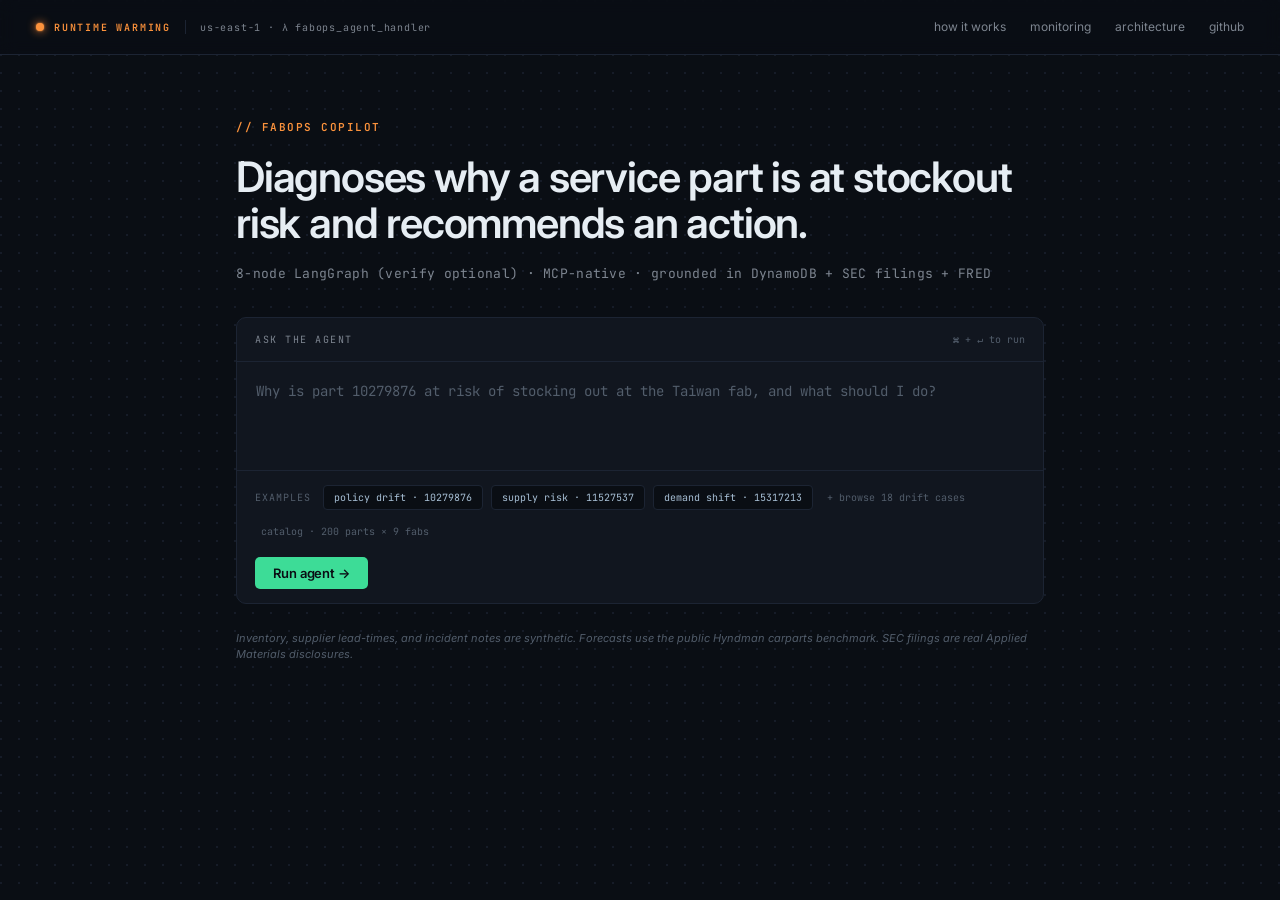
<file: frontend/index.html>
<!DOCTYPE html>
<html lang="en">
<head>
  <meta charset="UTF-8">
  <meta name="viewport" content="width=device-width, initial-scale=1">
  <title>FabOps Copilot, service-parts stockout reasoning agent</title>
  <meta name="description" content="LangGraph agent that diagnoses why a service part is at stockout risk and recommends an action. 8-node production fast path with optional verify retry. Grounded in DynamoDB, SEC filings, and FRED.">
  <link rel="preconnect" href="https://fonts.googleapis.com">
  <link rel="preconnect" href="https://fonts.gstatic.com" crossorigin>
  <link href="https://fonts.googleapis.com/css2?family=Inter:wght@400;500;600&family=JetBrains+Mono:wght@400;600&display=swap" rel="stylesheet">
  <link rel="stylesheet" href="styles.css">
  <script src="config.js"></script>
</head>
<body>

  <!-- ============ NAV ============ -->
  <nav class="nav">
    <div class="nav-left">
      <div class="nav-status">
        <div class="led pulse"></div>
        <div class="nav-status-label">RUNTIME ONLINE</div>
      </div>
      <div class="nav-divider"></div>
      <div class="nav-meta">us-east-1 · &lambda; fabops_agent_handler</div>
    </div>
    <div class="nav-links">
      <a id="link-howitworks" href="#">how it works</a>
      <a href="monitor.html">monitoring</a>
      <a href="https://github.com/rroshann/fabops-copilot/blob/main/REPORT.md" target="_blank" rel="noopener">architecture</a>
      <a href="https://github.com/rroshann/fabops-copilot" target="_blank" rel="noopener">github</a>
    </div>
  </nav>

  <!-- ============ HERO ============ -->
  <header class="hero" id="hero">
    <div class="hero-eyebrow">// FABOPS COPILOT</div>
    <h1 class="hero-headline">Diagnoses why a service part is at stockout risk and recommends an action.</h1>
    <div class="hero-subline">8-node LangGraph (verify optional) &middot; MCP-native &middot; grounded in DynamoDB + SEC filings + FRED</div>
  </header>

  <main>

    <!-- ============ QUERY PANEL ============ -->
    <div class="card-stack" id="query-stack">
      <section class="query-panel">
        <div class="query-panel-head">
          <div class="card-label">ASK THE AGENT</div>
          <div class="query-hint">&#8984; + &#8629; to run</div>
        </div>
        <textarea id="query-input" rows="3" placeholder="Why is part 10279876 at risk of stocking out at the Taiwan fab, and what should I do?"></textarea>
        <div class="query-panel-foot">
          <div class="chips">
            <span class="chips-label">EXAMPLES</span>
            <button class="chip" data-driver="policy" data-query="Why is part 10279876 at risk of stocking out at the Taiwan fab, and what should I do?">policy drift &middot; 10279876</button>
            <button class="chip" data-driver="supply" data-query="Forecast the stockout risk for part 11527537 at the Santa Clara fab. Is the supplier the issue?">supply risk &middot; 11527537</button>
            <button class="chip" data-driver="demand" data-query="Diagnose the stockout risk for part 15317213 at the Dresden fab. What's driving demand?">demand shift &middot; 15317213</button>
            <a class="browse-link" id="link-browse">+ browse 18 drift cases</a>
            <a class="browse-link" id="link-catalog">catalog &middot; 200 parts &times; 9 fabs</a>
          </div>
          <button class="run-btn" id="ask-btn">Run agent &rarr;</button>
        </div>
      </section>
      <div class="synthetic-label">
        Inventory, supplier lead-times, and incident notes are synthetic.
        Forecasts use the public Hyndman carparts benchmark. SEC filings are real Applied Materials disclosures.
      </div>
    </div>

    <!-- ============ LOADING / EXECUTION PANEL ============ -->
    <div class="card-stack" id="loading-stack" hidden>
      <section class="card exec-panel" id="exec-panel">
        <div class="exec-head">
          <div class="card-label">AGENT EXECUTION</div>
          <div class="exec-status">
            <div class="led pulse"></div>
            <div class="exec-status-text">RUNNING</div>
          </div>
        </div>
        <div class="progress" id="progress-bar"></div>
        <div class="node-log" id="node-log"></div>
      </section>
    </div>

    <!-- ============ RESULTS ============ -->
    <div id="results-wrapper" hidden>
      <div class="query-echo">
        <div class="query-echo-label">QUERY</div>
        <div class="query-echo-body" id="query-echo-body"></div>
      </div>
      <div class="card-stack">

        <section class="card diagnosis" id="diagnosis-card">
          <div class="diagnosis-head">
            <div class="card-label">DIAGNOSIS</div>
            <div class="exec-status">
              <div class="led"></div>
              <div class="exec-status-text" id="diagnosis-meta">TRACED</div>
            </div>
          </div>
          <div class="diagnosis-paragraph" id="diagnosis-paragraph"></div>
          <div class="stat-row" id="stat-row"></div>
        </section>

        <section class="card action" id="action-card">
          <div class="action-head">RECOMMENDED ACTION</div>
          <div class="action-headline" id="action-headline"></div>
          <div class="action-rationale" id="action-rationale"></div>
        </section>

        <section class="card citations" id="citations-card">
          <div class="citations-head" id="citations-head">CITATIONS</div>
          <div id="citations-body"></div>
        </section>

        <section class="card exec-panel" id="audit-card">
          <div class="audit-collapsed" id="audit-toggle">
            <div class="audit-collapsed-meta" id="audit-summary">AUDIT TRAIL</div>
            <div class="audit-collapsed-meta" id="audit-toggle-icon">&#9660; expand</div>
          </div>
          <div class="audit-body" id="audit-body" hidden>
            <div class="progress" id="audit-progress"></div>
            <div class="node-log" id="audit-log"></div>
          </div>
        </section>

        <div style="display:flex;justify-content:center;padding:8px 0 32px">
          <button class="chip" id="new-query-btn" style="font-size:11px;padding:8px 14px">&larr; new query</button>
        </div>

      </div>
    </div>

    <!-- ============ ERROR ============ -->
    <div class="card-stack" id="error-stack" hidden>
      <section class="card error-card">
        <div class="label">RUNTIME ERROR</div>
        <div class="body" id="error-body"></div>
      </section>
    </div>

  </main>

  <!-- ============ FULL CATALOG MODAL ============ -->
  <div class="modal-backdrop" id="catalog-backdrop">
    <div class="modal modal-wide" role="dialog" aria-modal="true" aria-labelledby="catalog-title">
      <div class="modal-head">
        <div>
          <div class="modal-head-eyebrow">// FABOPS COPILOT</div>
          <div class="modal-head-title" id="catalog-title">Parts catalog</div>
        </div>
        <button class="modal-close" id="catalog-close" aria-label="Close">&times;</button>
      </div>

      <div class="catalog-toolbar">
        <div class="catalog-search">
          <input
            type="text"
            id="catalog-search-input"
            class="catalog-search-input"
            placeholder="Search by part ID (e.g. 102 or 115)..."
            autocomplete="off"
            spellcheck="false">
        </div>
        <label class="catalog-toggle">
          <input type="checkbox" id="catalog-drift-only">
          <span>drift only</span>
        </label>
        <div class="catalog-count" id="catalog-count">&ndash;</div>
      </div>

      <div class="catalog-body" id="catalog-body">
        <!-- Rows rendered by JS from frontend/inventory.json -->
      </div>

      <div class="catalog-footer">
        <span>click a <strong>part ID</strong> to insert it into your query</span>
        <span>&middot;</span>
        <span>click a <strong>fab</strong> to insert both</span>
      </div>
    </div>
  </div>

  <!-- ============ BROWSE PARTS MODAL ============ -->
  <div class="modal-backdrop" id="browse-backdrop">
    <div class="modal" role="dialog" aria-modal="true" aria-labelledby="browse-title">
      <div class="modal-head">
        <div>
          <div class="modal-head-eyebrow">// FABOPS COPILOT</div>
          <div class="modal-head-title" id="browse-title">Browse parts</div>
        </div>
        <button class="modal-close" id="browse-close" aria-label="Close">&times;</button>
      </div>
      <div class="modal-section" style="padding-top:20px;padding-bottom:12px">
        <p class="modal-paragraph" style="font-size:13px;color:var(--fg-muted);line-height:1.6">
          18 real parts from the seeded DynamoDB corpus, grouped by the driver the agent should identify. Click any row to run the agent against that part.
        </p>
      </div>
      <div id="browse-body">
        <!-- Groups rendered by JS from frontend/catalog.json -->
      </div>
    </div>
  </div>

  <!-- ============ HOW IT WORKS MODAL ============ -->
  <div class="modal-backdrop" id="modal-backdrop">
    <div class="modal" role="dialog" aria-modal="true" aria-labelledby="modal-title">
      <div class="modal-head">
        <div>
          <div class="modal-head-eyebrow">// FABOPS COPILOT</div>
          <div class="modal-head-title" id="modal-title">How it works</div>
        </div>
        <button class="modal-close" id="modal-close" aria-label="Close">&times;</button>
      </div>

      <div class="modal-section">
        <div class="modal-section-label">&sect;1 &middot; WHAT IT IS</div>
        <p class="modal-paragraph">FabOps Copilot diagnoses why a fab service part is at risk of stockout and recommends one of four actions. It's a LangGraph agent with seven tool functions, running an 8-node fast path in production (with an optional 9th verify-retry node behind an env flag). It doesn't just call an LLM, it pulls real numbers from DynamoDB, grounds its reasoning in SEC EDGAR filings and FRED macro signals, and produces an audit trail every step.</p>
      </div>

      <div class="modal-section">
        <div class="modal-section-label">&sect;2 &middot; THE FOUR DRIVERS</div>
        <div class="driver-list">
          <div class="driver-row">
            <div class="driver-chip policy">POLICY DRIFT</div>
            <div class="desc">Reorder point was computed against old demand. The number is stale, not wrong. Action: <strong>refresh the policy</strong>.</div>
          </div>
          <div class="driver-row">
            <div class="driver-chip supply">SUPPLY RISK</div>
            <div class="desc">A supplier is degrading: lead-time slipping, on-time delivery dropping. Action: <strong>expedite or qualify a backup</strong>.</div>
          </div>
          <div class="driver-row">
            <div class="driver-chip demand">DEMAND SHIFT</div>
            <div class="desc">Real demand has stepped up, visible in the forecast and corroborated by macro signals or filings. Action: <strong>place a reorder at the new run-rate</strong>.</div>
          </div>
          <div class="driver-row">
            <div class="driver-chip none">NONE</div>
            <div class="desc">Numbers are noisy but no real driver. Action: <strong>monitor</strong>. Critical: agents that always find a problem are useless.</div>
          </div>
        </div>
      </div>

      <div class="modal-section">
        <div class="modal-section-label">&sect;3 &middot; THE 9-NODE GRAPH</div>
<pre class="graph-block"><span class="num">1.</span> entry                    <span class="comment">// parse query, identify part + site</span>
<span class="num">2.</span> check_policy_staleness   <span class="comment">// fabops_policies → staleness_days</span>
<span class="num">3.</span> check_demand_drift       <span class="comment">// croston forecast vs actuals</span>
<span class="num">4.</span> check_supply_drift       <span class="comment">// supplier history → degrading?</span>
<span class="num">5.</span> ground_in_disclosures    <span class="comment">// SEC EDGAR + FRED retrieval</span>
<span class="num">6.</span> diagnose                 <span class="comment">// gemini-flash, pick the driver</span>
<span class="num">7.</span> prescribe_action         <span class="comment">// driver → one of 4 actions</span>
<span class="num">8.</span> verify                   <span class="comment">// optional cross-check (gated)</span>
<span class="num">9.</span> finalize                 <span class="comment">// emit answer + citations + audit</span></pre>
        <div class="graph-caption">Every node writes to a DynamoDB audit spine, so every claim the agent makes is traceable to the tool call that produced it.</div>
      </div>

      <div class="modal-section">
        <div class="modal-section-label">&sect;4 &middot; WHAT'S REAL, WHAT'S NOT</div>
        <div class="provenance-grid">
          <div class="provenance-card real">
            <div class="label">REAL</div>
            <div class="desc">SEC EDGAR filings (Applied Materials 10-K and 10-Q) &middot; FRED macro indices &middot; Hyndman carparts demand benchmark &middot; Gemini embeddings &middot; the agent itself</div>
          </div>
          <div class="provenance-card synthetic">
            <div class="label">SYNTHETIC</div>
            <div class="desc">Inventory levels &middot; supplier lead-times &middot; incident notes &middot; the part catalog. Generated to exercise all four driver paths cleanly.</div>
          </div>
        </div>
      </div>
    </div>
  </div>

  <script src="app.js"></script>
</body>
</html>
</file>
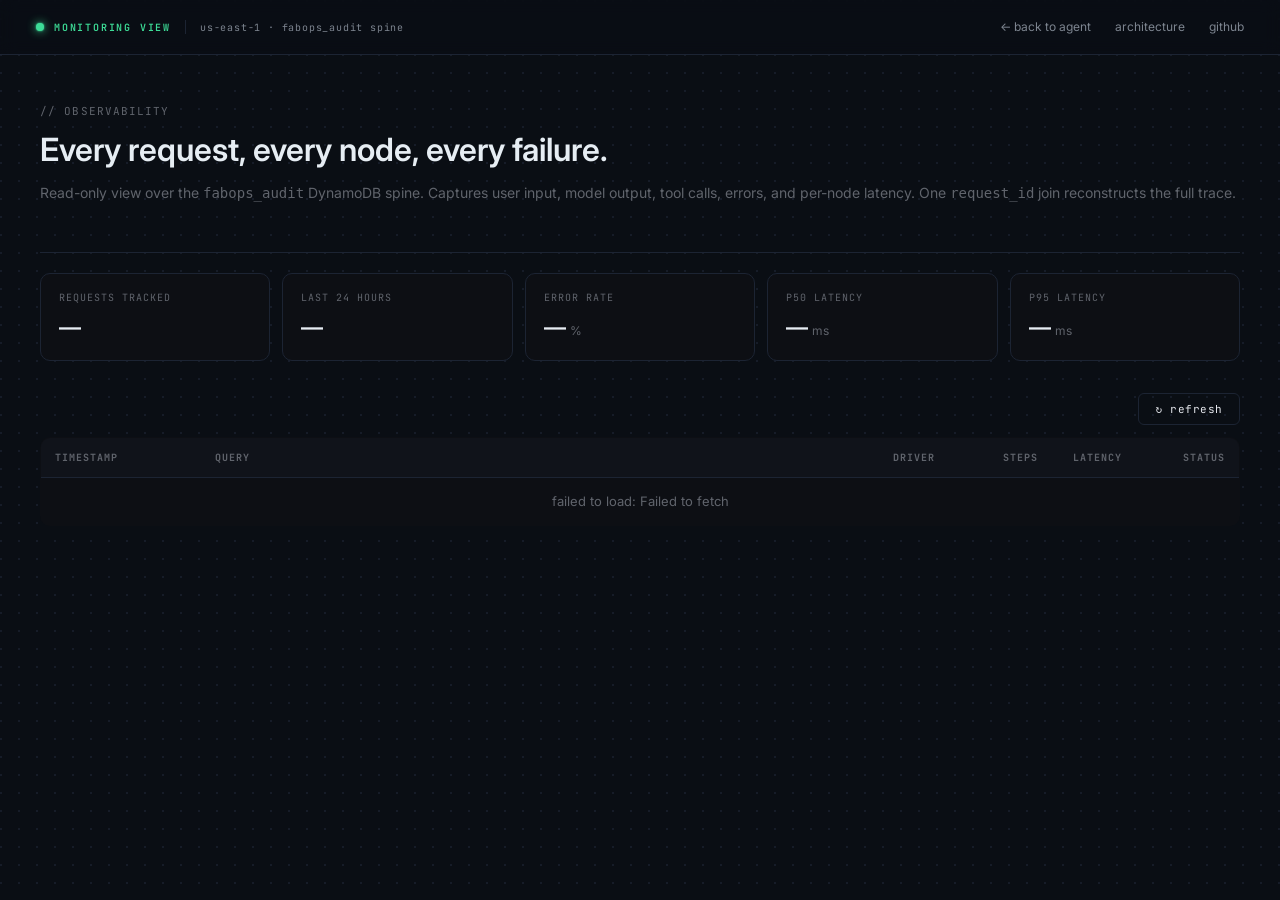
<file: frontend/monitor.html>
<!DOCTYPE html>
<html lang="en">
<head>
  <meta charset="UTF-8">
  <meta name="viewport" content="width=device-width, initial-scale=1">
  <title>FabOps Copilot, monitoring</title>
  <meta name="description" content="Read-only observability view over the FabOps Copilot audit spine. Every request, every node, every failure, one place.">
  <link rel="preconnect" href="https://fonts.googleapis.com">
  <link rel="preconnect" href="https://fonts.gstatic.com" crossorigin>
  <link href="https://fonts.googleapis.com/css2?family=Inter:wght@400;500;600&family=JetBrains+Mono:wght@400;600&display=swap" rel="stylesheet">
  <link rel="stylesheet" href="styles.css">
  <script src="config.js"></script>
  <style>
    /* Monitor-specific styling. Kept local so the main dashboard styles.css stays untouched. */
    .monitor-main { max-width: 1280px; margin: 0 auto; padding: 0 40px 80px; }
    .mon-hero { padding: 48px 0 24px; }
    .mon-eyebrow { font-family: 'JetBrains Mono', monospace; font-size: 11px; color: var(--muted, #60646c); letter-spacing: 0.1em; }
    .mon-title { font-size: 32px; font-weight: 600; margin: 6px 0 8px; }
    .mon-sub { color: var(--muted, #60646c); font-size: 14px; }
    .stat-row { display: grid; grid-template-columns: repeat(5, 1fr); gap: 12px; margin: 24px 0 32px; }
    .stat-card { background: var(--panel, #0d0f14); border: 1px solid var(--border, #1d2230); border-radius: 10px; padding: 16px 18px; }
    .stat-label { font-family: 'JetBrains Mono', monospace; font-size: 10px; color: var(--muted, #60646c); letter-spacing: 0.1em; }
    .stat-value { font-size: 22px; font-weight: 600; margin-top: 6px; font-variant-numeric: tabular-nums; }
    .stat-unit { font-size: 12px; color: var(--muted, #60646c); margin-left: 4px; font-weight: 400; }

    .req-table { width: 100%; border-collapse: collapse; background: var(--panel, #0d0f14); border: 1px solid var(--border, #1d2230); border-radius: 10px; overflow: hidden; }
    .req-table thead th { text-align: left; padding: 12px 14px; font-family: 'JetBrains Mono', monospace; font-size: 10px; letter-spacing: 0.1em; color: var(--muted, #60646c); background: var(--panel-alt, #10131a); border-bottom: 1px solid var(--border, #1d2230); }
    .req-table tbody tr { border-bottom: 1px solid var(--border, #1d2230); cursor: pointer; transition: background 120ms; }
    .req-table tbody tr:hover { background: var(--panel-alt, #10131a); }
    .req-table tbody tr.expanded { background: var(--panel-alt, #10131a); }
    .req-table td { padding: 14px; font-size: 13px; vertical-align: top; }
    .req-table td.mono { font-family: 'JetBrains Mono', monospace; font-size: 12px; }
    .req-ok { color: #3ddc97; font-family: 'JetBrains Mono', monospace; font-size: 11px; }
    .req-err { color: #ff6b6b; font-family: 'JetBrains Mono', monospace; font-size: 11px; }
    .driver-pill { display: inline-block; padding: 2px 10px; border-radius: 4px; font-family: 'JetBrains Mono', monospace; font-size: 11px; letter-spacing: 0.05em; }
    .driver-policy  { background: rgba(255, 193, 7, 0.15); color: #ffc107; }
    .driver-supply  { background: rgba(255, 107, 107, 0.15); color: #ff6b6b; }
    .driver-demand  { background: rgba(61, 220, 151, 0.15); color: #3ddc97; }
    .driver-none    { background: rgba(96, 100, 108, 0.2); color: var(--muted, #60646c); }
    .req-query { max-width: 480px; white-space: nowrap; overflow: hidden; text-overflow: ellipsis; }

    .trace-panel { background: var(--panel-alt, #10131a); padding: 18px 20px 22px; }
    .trace-grid { display: grid; grid-template-columns: 40px 1fr 100px 80px; gap: 8px 16px; font-family: 'JetBrains Mono', monospace; font-size: 12px; }
    .trace-grid > div { padding: 6px 0; border-bottom: 1px dashed var(--border, #1d2230); }
    .trace-node-ok  { color: #3ddc97; }
    .trace-node-err { color: #ff6b6b; }
    .trace-error-blob { margin-top: 10px; padding: 10px 12px; background: rgba(255, 107, 107, 0.1); border-left: 2px solid #ff6b6b; color: #ff6b6b; font-family: 'JetBrains Mono', monospace; font-size: 12px; white-space: pre-wrap; }

    .refresh-row { display: flex; align-items: center; justify-content: space-between; margin: 24px 0 12px; }
    .refresh-btn { background: transparent; border: 1px solid var(--border, #1d2230); color: var(--text, #e6e8ee); padding: 8px 16px; border-radius: 6px; font-family: 'JetBrains Mono', monospace; font-size: 11px; letter-spacing: 0.05em; cursor: pointer; transition: border-color 120ms; }
    .refresh-btn:hover { border-color: var(--accent, #8ab4ff); }
    .refresh-meta { font-family: 'JetBrains Mono', monospace; font-size: 11px; color: var(--muted, #60646c); }

    .empty { padding: 60px 20px; text-align: center; color: var(--muted, #60646c); }
    .loading { padding: 20px; text-align: center; color: var(--muted, #60646c); font-family: 'JetBrains Mono', monospace; font-size: 12px; }
  </style>
</head>
<body>

  <nav class="nav">
    <div class="nav-left">
      <div class="nav-status">
        <div class="led pulse"></div>
        <div class="nav-status-label">MONITORING VIEW</div>
      </div>
      <div class="nav-divider"></div>
      <div class="nav-meta">us-east-1 &middot; fabops_audit spine</div>
    </div>
    <div class="nav-links">
      <a href="index.html">&larr; back to agent</a>
      <a href="https://github.com/rroshann/fabops-copilot/blob/main/REPORT.md" target="_blank" rel="noopener">architecture</a>
      <a href="https://github.com/rroshann/fabops-copilot" target="_blank" rel="noopener">github</a>
    </div>
  </nav>

  <main class="monitor-main">
    <header class="mon-hero">
      <div class="mon-eyebrow">// OBSERVABILITY</div>
      <h1 class="mon-title">Every request, every node, every failure.</h1>
      <div class="mon-sub">Read-only view over the <code>fabops_audit</code> DynamoDB spine. Captures user input, model output, tool calls, errors, and per-node latency. One <code>request_id</code> join reconstructs the full trace.</div>
    </header>

    <section class="stat-row" id="stat-row">
      <div class="stat-card"><div class="stat-label">REQUESTS TRACKED</div><div class="stat-value" id="stat-total">&mdash;</div></div>
      <div class="stat-card"><div class="stat-label">LAST 24 HOURS</div><div class="stat-value" id="stat-24h">&mdash;</div></div>
      <div class="stat-card"><div class="stat-label">ERROR RATE</div><div class="stat-value" id="stat-err">&mdash;<span class="stat-unit">%</span></div></div>
      <div class="stat-card"><div class="stat-label">P50 LATENCY</div><div class="stat-value" id="stat-p50">&mdash;<span class="stat-unit">ms</span></div></div>
      <div class="stat-card"><div class="stat-label">P95 LATENCY</div><div class="stat-value" id="stat-p95">&mdash;<span class="stat-unit">ms</span></div></div>
    </section>

    <div class="refresh-row">
      <div class="refresh-meta" id="refresh-meta">&nbsp;</div>
      <button class="refresh-btn" id="refresh-btn">&#x21bb; refresh</button>
    </div>

    <table class="req-table">
      <thead>
        <tr>
          <th style="width: 160px;">TIMESTAMP</th>
          <th>QUERY</th>
          <th style="width: 110px;">DRIVER</th>
          <th style="width: 70px;">STEPS</th>
          <th style="width: 110px;">LATENCY</th>
          <th style="width: 70px;">STATUS</th>
        </tr>
      </thead>
      <tbody id="req-tbody">
        <tr><td colspan="6" class="loading">loading audit spine...</td></tr>
      </tbody>
    </table>
  </main>

<script>
(function () {
  // The runtime Lambda serves both routes. Strip /getChatResponse and append /monitor.
  var MONITOR_URL = String(window.FABOPS_API || '').replace(/\/getChatResponse$/, '') + '/monitor';

  function el(id) { return document.getElementById(id); }
  function fmt(n) { return typeof n === 'number' ? n.toLocaleString() : n; }
  function truncate(s, n) { s = s || ''; return s.length > n ? s.slice(0, n - 1) + '…' : s; }
  function fmtTs(iso) {
    if (!iso) return '—';
    try {
      var d = new Date(iso);
      return d.toLocaleString(undefined, { month: 'short', day: '2-digit', hour: '2-digit', minute: '2-digit', second: '2-digit' });
    } catch (_) { return iso; }
  }
  function driverPill(driver) {
    if (!driver) return '<span class="driver-pill driver-none">—</span>';
    return '<span class="driver-pill driver-' + driver + '">' + driver + '</span>';
  }

  function render(data) {
    var agg = data.aggregates || {};
    el('stat-total').textContent = fmt(agg.total_requests || 0);
    el('stat-24h').textContent = fmt(agg.requests_24h || 0);
    el('stat-err').innerHTML = fmt(agg.error_rate_pct || 0) + '<span class="stat-unit">%</span>';
    el('stat-p50').innerHTML = fmt(Math.round(agg.p50_latency_ms || 0)) + '<span class="stat-unit">ms</span>';
    el('stat-p95').innerHTML = fmt(Math.round(agg.p95_latency_ms || 0)) + '<span class="stat-unit">ms</span>';

    var tbody = el('req-tbody');
    tbody.innerHTML = '';
    var requests = data.requests || [];
    if (!requests.length) {
      tbody.innerHTML = '<tr><td colspan="6" class="empty">No requests in the audit spine yet. Head back to <a href="index.html">the agent</a> and submit one.</td></tr>';
      return;
    }

    for (var i = 0; i < requests.length; i++) {
      var r = requests[i];
      var row = document.createElement('tr');
      row.dataset.rid = r.request_id;
      row.innerHTML =
        '<td class="mono">' + fmtTs(r.ts) + '</td>' +
        '<td class="req-query" title="' + (r.user_query || '').replace(/"/g, '&quot;') + '">' + truncate(r.user_query || '—', 90) + '</td>' +
        '<td>' + driverPill(r.primary_driver) + '</td>' +
        '<td class="mono">' + (r.step_count || 0) + '</td>' +
        '<td class="mono">' + fmt(Math.round(r.total_latency_ms || 0)) + ' ms</td>' +
        '<td>' + (r.ok ? '<span class="req-ok">OK</span>' : '<span class="req-err">ERROR</span>') + '</td>';
      row.addEventListener('click', function (rid, rec) {
        return function () { toggleTrace(rid, rec); };
      }(r.request_id, r));
      tbody.appendChild(row);
    }

    el('refresh-meta').textContent = 'showing ' + requests.length + ' / ' + (data.total_tracked || 0) + ' tracked  ·  last fetched ' + fmtTs(new Date().toISOString());
  }

  function toggleTrace(rid, rec) {
    var existing = document.querySelector('tr.trace-row[data-parent="' + rid + '"]');
    var parentRow = document.querySelector('tr[data-rid="' + rid + '"]');
    if (existing) {
      existing.remove();
      if (parentRow) parentRow.classList.remove('expanded');
      return;
    }
    if (parentRow) parentRow.classList.add('expanded');
    var tr = document.createElement('tr');
    tr.className = 'trace-row';
    tr.dataset.parent = rid;
    var td = document.createElement('td');
    td.colSpan = 6;
    td.className = 'trace-panel';
    var rows = '<div class="trace-grid">' +
      '<div style="color: var(--muted, #60646c);">STEP</div>' +
      '<div style="color: var(--muted, #60646c);">NODE</div>' +
      '<div style="color: var(--muted, #60646c);">LATENCY</div>' +
      '<div style="color: var(--muted, #60646c);">STATUS</div>';
    var trace = rec.trace || [];
    for (var j = 0; j < trace.length; j++) {
      var t = trace[j];
      var cls = t.ok ? 'trace-node-ok' : 'trace-node-err';
      rows += '<div>' + t.step_n + '</div>' +
              '<div class="' + cls + '">' + t.node + '</div>' +
              '<div>' + fmt(Math.round(t.latency_ms || 0)) + ' ms</div>' +
              '<div class="' + cls + '">' + (t.ok ? 'ok' : 'err') + '</div>';
    }
    rows += '</div>';
    rows += '<div style="margin-top: 12px; font-family: JetBrains Mono, monospace; font-size: 11px; color: var(--muted, #60646c);">request_id · ' + rid + '</div>';
    if (rec.error) {
      rows += '<div class="trace-error-blob">' + rec.error + '</div>';
    }
    td.innerHTML = rows;
    tr.appendChild(td);
    parentRow.after(tr);
  }

  function load() {
    el('req-tbody').innerHTML = '<tr><td colspan="6" class="loading">loading audit spine...</td></tr>';
    fetch(MONITOR_URL)
      .then(function (r) { return r.json(); })
      .then(render)
      .catch(function (err) {
        el('req-tbody').innerHTML = '<tr><td colspan="6" class="empty">failed to load: ' + err.message + '</td></tr>';
      });
  }

  el('refresh-btn').addEventListener('click', load);
  load();
})();
</script>
</body>
</html>
</file>
<file: frontend/styles.css>
/* FabOps Copilot frontend. Direction A, Fab Control Room. */

:root {
  --bg-base: #0a0e14;
  --bg-grid: #161c28;
  --surface: #11161f;
  --surface-elev: #0d121a;
  --border: #1c2433;
  --fg-primary: #e6edf3;
  --fg-secondary: #a8c0d6;
  --fg-muted: #7d8590;
  --fg-faint: #525d6b;

  --accent-orange: #fb923c;
  --accent-orange-bg: #1f140a;
  --accent-orange-border: #2a1d10;
  --accent-green: #3ddc97;
  --accent-green-bg: #0a1f15;
  --accent-green-border: #1a3329;
  --accent-red: #f87171;
  --accent-red-bg: #1f0a0a;
  --accent-purple: #a78bfa;
  --accent-purple-bg: #13091f;
  --accent-blue: #6aa4ff;

  --font-sans: 'Inter', -apple-system, BlinkMacSystemFont, 'Segoe UI', sans-serif;
  --font-mono: 'JetBrains Mono', ui-monospace, SFMono-Regular, Menlo, Monaco, 'Cascadia Code', monospace;

  --container: 880px;
  --pad-x: 36px;
  --radius-card: 10px;
  --radius-chip: 4px;
}

* { box-sizing: border-box; margin: 0; padding: 0; }

html, body {
  background: var(--bg-base);
  color: var(--fg-primary);
  font-family: var(--font-sans);
  font-size: 14px;
  line-height: 1.5;
  -webkit-font-smoothing: antialiased;
  -moz-osx-font-smoothing: grayscale;
}

body {
  background-color: var(--bg-base);
  background-image: radial-gradient(circle at 1px 1px, var(--bg-grid) 1px, transparent 0);
  background-size: 18px 18px;
  min-height: 100vh;
}

a { color: inherit; text-decoration: none; }
button { font-family: inherit; cursor: pointer; }

.container {
  max-width: var(--container);
  margin: 0 auto;
  padding: 0 var(--pad-x);
}

/* ====================== NAV ====================== */

.nav {
  position: sticky;
  top: 0;
  z-index: 50;
  display: flex;
  align-items: center;
  justify-content: space-between;
  padding: 18px var(--pad-x);
  border-bottom: 1px solid var(--border);
  background: rgba(10, 14, 20, 0.85);
  backdrop-filter: blur(8px);
  -webkit-backdrop-filter: blur(8px);
}
.nav-left { display: flex; align-items: center; gap: 14px; }
.nav-status {
  display: flex; align-items: center; gap: 10px;
}
.led {
  width: 8px;
  height: 8px;
  background: var(--accent-green);
  border-radius: 50%;
  box-shadow: 0 0 10px var(--accent-green), 0 0 2px var(--accent-green);
}
.led.pulse { animation: pulse 1.5s infinite; }
.nav-status-label {
  font-family: var(--font-mono);
  color: var(--accent-green);
  font-size: 10px;
  letter-spacing: 1.8px;
  font-weight: 600;
}
.nav-divider { width: 1px; height: 14px; background: var(--border); }
.nav-meta {
  font-family: var(--font-mono);
  color: var(--fg-muted);
  font-size: 10px;
  letter-spacing: 0.8px;
}
.nav-links {
  display: flex;
  gap: 24px;
  font-family: var(--font-sans);
  font-size: 12px;
  color: var(--fg-muted);
}
.nav-links a {
  cursor: pointer;
  transition: color 120ms ease;
}
.nav-links a:hover { color: var(--fg-secondary); }

/* ====================== HERO ====================== */

.hero {
  padding: 64px var(--pad-x) 32px;
  max-width: var(--container);
  margin: 0 auto;
}
.hero-eyebrow {
  font-family: var(--font-mono);
  color: var(--accent-orange);
  font-size: 11px;
  letter-spacing: 1.5px;
  font-weight: 600;
  margin-bottom: 18px;
}
.hero-headline {
  font-family: var(--font-sans);
  color: var(--fg-primary);
  font-size: 42px;
  font-weight: 600;
  letter-spacing: -1.2px;
  line-height: 1.1;
  margin: 0 0 18px;
}
.hero-subline {
  font-family: var(--font-mono);
  color: var(--fg-muted);
  font-size: 13px;
  letter-spacing: 0.3px;
  line-height: 1.6;
}

/* ====================== CARD BASE ====================== */

.card {
  background: var(--surface);
  border: 1px solid var(--border);
  border-radius: var(--radius-card);
  padding: 20px 24px;
}
.card-label {
  font-family: var(--font-mono);
  color: var(--fg-muted);
  font-size: 10px;
  letter-spacing: 1.5px;
}
.card-stack {
  max-width: var(--container);
  margin: 0 auto;
  padding: 0 var(--pad-x);
  display: flex;
  flex-direction: column;
  gap: 16px;
}
.section-spacer { height: 16px; }

/* ====================== QUERY PANEL ====================== */

.query-panel {
  background: var(--surface);
  border: 1px solid var(--border);
  border-radius: var(--radius-card);
  overflow: hidden;
}
.query-panel-head {
  padding: 14px 18px;
  border-bottom: 1px solid var(--border);
  display: flex;
  align-items: center;
  justify-content: space-between;
}
.query-hint {
  font-family: var(--font-mono);
  color: var(--fg-faint);
  font-size: 10px;
}
.query-panel textarea {
  width: 100%;
  min-height: 64px;
  padding: 18px;
  background: transparent;
  color: var(--fg-primary);
  border: 1px solid transparent;
  outline: none;
  resize: none;
  font-family: var(--font-mono);
  font-size: 14px;
  line-height: 1.55;
  transition: border-color 200ms ease;
}
.query-panel textarea::placeholder {
  color: var(--fg-faint);
}
.query-panel-foot {
  padding: 14px 18px;
  border-top: 1px solid var(--border);
  display: flex;
  align-items: center;
  justify-content: space-between;
  gap: 12px;
  flex-wrap: wrap;
}
.chips {
  display: flex;
  gap: 8px;
  align-items: center;
  flex-wrap: wrap;
}
.chips-label {
  font-family: var(--font-mono);
  color: var(--fg-faint);
  font-size: 10px;
  letter-spacing: 1px;
  margin-right: 4px;
}
.chip {
  background: var(--bg-base);
  border: 1px solid var(--border);
  color: var(--fg-secondary);
  padding: 5px 10px;
  border-radius: var(--radius-chip);
  font-family: var(--font-mono);
  font-size: 10px;
  cursor: pointer;
  transition: all 120ms ease;
}
.chip:hover {
  border-color: var(--fg-faint);
  color: var(--fg-primary);
}
.chip.flash {
  background: var(--accent-orange);
  color: var(--bg-base);
  border-color: var(--accent-orange);
}
.browse-link {
  font-family: var(--font-mono);
  color: var(--fg-faint);
  font-size: 10px;
  cursor: pointer;
  padding: 5px 6px;
  border-bottom: 1px solid transparent;
  transition: color 120ms ease, border-color 120ms ease;
  user-select: none;
}
.browse-link:hover {
  color: var(--accent-orange);
  border-bottom-color: var(--accent-orange);
}
.run-btn {
  background: var(--accent-green);
  color: var(--bg-base);
  border: none;
  padding: 8px 18px;
  border-radius: 5px;
  font-family: var(--font-sans);
  font-size: 13px;
  font-weight: 600;
  letter-spacing: -0.1px;
  cursor: pointer;
  transition: filter 120ms ease;
}
.run-btn:hover { filter: brightness(1.1); }
.run-btn:disabled {
  background: var(--border);
  color: var(--fg-faint);
  cursor: not-allowed;
}
.synthetic-label {
  font-family: var(--font-sans);
  color: var(--fg-faint);
  font-size: 11px;
  margin-top: 10px;
  font-style: italic;
  line-height: 1.5;
}

/* ====================== EXECUTION PANEL (loading + audit) ====================== */

.exec-panel { padding: 18px 24px 20px; }
.exec-head {
  display: flex;
  align-items: center;
  justify-content: space-between;
  margin-bottom: 16px;
}
.exec-status {
  display: flex;
  align-items: center;
  gap: 8px;
}
.exec-status-text {
  font-family: var(--font-mono);
  color: var(--accent-green);
  font-size: 10px;
  letter-spacing: 0.8px;
}
.progress {
  display: grid;
  grid-template-columns: repeat(9, 1fr);
  gap: 6px;
  margin-bottom: 16px;
}
.progress-segment {
  height: 4px;
  background: var(--border);
  border-radius: 2px;
  transition: background 240ms ease, box-shadow 240ms ease;
}
.progress-segment.active {
  background: var(--accent-green);
  box-shadow: 0 0 6px var(--accent-green);
}
.progress-segment.done {
  background: var(--accent-green);
}
.node-log {
  font-family: var(--font-mono);
  font-size: 11px;
  line-height: 1.9;
}
.node-row {
  display: flex;
  align-items: baseline;
  color: var(--fg-faint);
}
.node-row .glyph {
  display: inline-block;
  width: 16px;
  flex-shrink: 0;
}
.node-row .name {
  flex: 1;
}
.node-row .meta {
  color: var(--fg-faint);
  font-size: 10px;
  text-align: right;
}
.node-row.done { color: var(--accent-green); }
.node-row.active { color: var(--accent-orange); }
.node-row.error { color: var(--accent-red); }

/* Collapsed audit-trail header */
.audit-collapsed {
  display: flex;
  align-items: center;
  justify-content: space-between;
  cursor: pointer;
  user-select: none;
}
.audit-collapsed-meta {
  font-family: var(--font-mono);
  color: var(--fg-faint);
  font-size: 11px;
}
.audit-body { margin-top: 14px; }
.audit-body[hidden] { display: none; }

/* ====================== QUERY ECHO ====================== */

.query-echo {
  max-width: var(--container);
  margin: 0 auto;
  padding: 24px var(--pad-x) 18px;
}
.query-echo-label {
  font-family: var(--font-mono);
  color: var(--fg-faint);
  font-size: 10px;
  letter-spacing: 1.5px;
  margin-bottom: 6px;
}
.query-echo-body {
  font-family: var(--font-mono);
  color: var(--fg-secondary);
  font-size: 13px;
  line-height: 1.55;
}

/* ====================== DIAGNOSIS CARD ====================== */

.diagnosis { padding: 24px 26px; }
.diagnosis-head {
  display: flex;
  align-items: center;
  justify-content: space-between;
  margin-bottom: 16px;
}
.diagnosis-paragraph {
  font-family: var(--font-sans);
  color: var(--fg-primary);
  font-size: 21px;
  font-weight: 500;
  letter-spacing: -0.3px;
  line-height: 1.4;
}
.driver-chip {
  display: inline-block;
  padding: 2px 9px;
  border-radius: 4px;
  font-family: var(--font-mono);
  font-size: 14px;
  font-weight: 700;
  letter-spacing: 0.5px;
  vertical-align: 2px;
}
.driver-chip.policy {
  background: var(--accent-orange-bg);
  color: var(--accent-orange);
}
.driver-chip.supply {
  background: var(--accent-red-bg);
  color: var(--accent-red);
}
.driver-chip.demand {
  background: var(--accent-purple-bg);
  color: var(--accent-purple);
}
.driver-chip.none {
  background: var(--accent-green-bg);
  color: var(--accent-green);
}
.diag-highlight {
  color: var(--accent-orange);
  font-weight: 600;
}
.stat-row {
  display: flex;
  gap: 32px;
  margin-top: 22px;
  padding-top: 20px;
  border-top: 1px solid var(--border);
  flex-wrap: wrap;
}
.stat-col .label {
  font-family: var(--font-mono);
  color: var(--fg-faint);
  font-size: 9px;
  letter-spacing: 1.2px;
  margin-bottom: 4px;
}
.stat-col .value {
  font-family: var(--font-mono);
  color: var(--fg-primary);
  font-size: 15px;
}
.stat-col .value .qualifier {
  color: var(--fg-faint);
  font-size: 11px;
  margin-left: 4px;
}

/* ====================== ACTION CARD ====================== */

.action { padding: 22px 26px; }
.action-head {
  font-family: var(--font-mono);
  color: var(--fg-muted);
  font-size: 10px;
  letter-spacing: 1.5px;
  margin-bottom: 10px;
}
.action-headline {
  font-family: var(--font-sans);
  color: var(--fg-primary);
  font-size: 17px;
  font-weight: 600;
  line-height: 1.4;
  letter-spacing: -0.2px;
}
.action-rationale {
  font-family: var(--font-sans);
  color: var(--fg-muted);
  font-size: 13px;
  margin-top: 6px;
  line-height: 1.55;
}

/* ====================== CITATIONS CARD ====================== */

.citations { padding: 20px 24px; }
.citations-head {
  font-family: var(--font-mono);
  color: var(--fg-muted);
  font-size: 10px;
  letter-spacing: 1.5px;
  margin-bottom: 14px;
}
.citation-row { padding: 14px 0; }
.citation-row + .citation-row { border-top: 1px solid var(--border); }
.citation-row:first-of-type { padding-top: 0; }
.citation-row:last-of-type { padding-bottom: 0; }
.citation-meta {
  display: flex;
  align-items: center;
  gap: 10px;
  margin-bottom: 5px;
  flex-wrap: wrap;
}
.source-chip {
  font-family: var(--font-mono);
  color: var(--fg-muted);
  font-size: 10px;
  border: 1px solid var(--border);
  padding: 1px 7px;
  border-radius: 3px;
  letter-spacing: 0.5px;
}
.citation-pointer {
  font-family: var(--font-mono);
  color: var(--fg-faint);
  font-size: 10px;
}
.citation-pointer a {
  color: inherit;
  border-bottom: 1px solid transparent;
}
.citation-pointer a:hover {
  border-bottom-color: var(--fg-faint);
}
.citation-excerpt {
  font-family: var(--font-sans);
  color: var(--fg-secondary);
  font-size: 13px;
  line-height: 1.5;
}
.citations-empty {
  font-family: var(--font-mono);
  color: var(--fg-faint);
  font-size: 11px;
  font-style: italic;
}

/* ====================== ERROR STATE ====================== */

.error-card { padding: 22px 26px; }
.error-card .label {
  font-family: var(--font-mono);
  color: var(--accent-red);
  font-size: 10px;
  letter-spacing: 1.5px;
  margin-bottom: 8px;
}
.error-card .body {
  font-family: var(--font-sans);
  color: var(--fg-secondary);
  font-size: 14px;
  line-height: 1.5;
}

/* ====================== MODAL ====================== */

.modal-backdrop {
  position: fixed;
  inset: 0;
  background: rgba(10, 14, 20, 0.85);
  display: none;
  align-items: flex-start;
  justify-content: center;
  padding: 64px 24px 24px;
  z-index: 100;
  overflow-y: auto;
}
.modal-backdrop.open { display: flex; }
.modal {
  background: var(--surface-elev);
  border: 1px solid var(--border);
  border-radius: 12px;
  max-width: 680px;
  width: 100%;
  box-shadow: 0 20px 60px rgba(0, 0, 0, 0.6);
  overflow: hidden;
}
.modal-head {
  padding: 20px 28px;
  border-bottom: 1px solid var(--border);
  display: flex;
  align-items: center;
  justify-content: space-between;
}
.modal-head-eyebrow {
  font-family: var(--font-mono);
  color: var(--accent-orange);
  font-size: 10px;
  letter-spacing: 1.5px;
  font-weight: 600;
}
.modal-head-title {
  font-family: var(--font-sans);
  color: var(--fg-primary);
  font-size: 18px;
  font-weight: 600;
  margin-top: 2px;
}
.modal-close {
  font-family: var(--font-mono);
  color: var(--fg-muted);
  font-size: 22px;
  background: transparent;
  border: none;
  cursor: pointer;
  line-height: 1;
}
.modal-close:hover { color: var(--fg-primary); }
.modal-section {
  padding: 24px 28px;
  border-bottom: 1px solid var(--border);
}
.modal-section:last-child { border-bottom: none; }
.modal-section-label {
  font-family: var(--font-mono);
  color: var(--fg-muted);
  font-size: 10px;
  letter-spacing: 1.5px;
  margin-bottom: 10px;
}
.modal-paragraph {
  font-family: var(--font-sans);
  color: var(--fg-secondary);
  font-size: 14px;
  line-height: 1.65;
}
.driver-list { display: grid; gap: 10px; margin-top: 4px; }
.driver-row {
  display: flex;
  gap: 14px;
  align-items: flex-start;
}
.driver-row .driver-chip {
  flex-shrink: 0;
  min-width: 96px;
  text-align: center;
  font-size: 10px;
  vertical-align: 0;
}
.driver-row .desc {
  font-family: var(--font-sans);
  color: var(--fg-secondary);
  font-size: 13px;
  line-height: 1.55;
}
.driver-row .desc strong {
  color: var(--fg-primary);
  font-weight: 600;
}
.graph-block {
  background: var(--bg-base);
  border: 1px solid var(--border);
  border-radius: 6px;
  padding: 16px;
  font-family: var(--font-mono);
  font-size: 11px;
  color: var(--fg-secondary);
  line-height: 1.85;
  white-space: pre;
  overflow-x: auto;
}
.graph-block .num { color: var(--fg-faint); }
.graph-block .comment { color: var(--fg-faint); }
.graph-caption {
  font-family: var(--font-sans);
  color: var(--fg-muted);
  font-size: 12px;
  margin-top: 10px;
  line-height: 1.55;
}
.provenance-grid {
  display: grid;
  grid-template-columns: 1fr 1fr;
  gap: 10px;
}
.provenance-card {
  border-radius: 6px;
  padding: 12px 14px;
}
.provenance-card.real {
  background: var(--accent-green-bg);
  border: 1px solid var(--accent-green-border);
}
.provenance-card.synthetic {
  background: #1f1408;
  border: 1px solid #332210;
}
.provenance-card .label {
  font-family: var(--font-mono);
  font-size: 9px;
  letter-spacing: 1px;
  font-weight: 700;
  margin-bottom: 6px;
}
.provenance-card.real .label { color: var(--accent-green); }
.provenance-card.synthetic .label { color: var(--accent-orange); }
.provenance-card .desc {
  font-family: var(--font-sans);
  color: var(--fg-secondary);
  font-size: 12px;
  line-height: 1.5;
}

/* ====================== FULL CATALOG MODAL ====================== */

.modal.modal-wide {
  max-width: 780px;
}

.catalog-toolbar {
  display: flex;
  align-items: center;
  gap: 16px;
  padding: 16px 28px;
  border-bottom: 1px solid var(--border);
  flex-wrap: wrap;
}
.catalog-search {
  flex: 1;
  min-width: 240px;
}
.catalog-search-input {
  width: 100%;
  background: var(--bg-base);
  border: 1px solid var(--border);
  color: var(--fg-primary);
  font-family: var(--font-mono);
  font-size: 12px;
  padding: 9px 12px;
  border-radius: 5px;
  outline: none;
  transition: border-color 120ms ease;
}
.catalog-search-input::placeholder {
  color: var(--fg-faint);
}
.catalog-search-input:focus {
  border-color: var(--accent-orange);
}
.catalog-toggle {
  display: flex;
  align-items: center;
  gap: 7px;
  font-family: var(--font-mono);
  color: var(--fg-muted);
  font-size: 10px;
  letter-spacing: 0.8px;
  text-transform: uppercase;
  cursor: pointer;
  user-select: none;
}
.catalog-toggle input[type="checkbox"] {
  appearance: none;
  -webkit-appearance: none;
  width: 30px;
  height: 16px;
  background: var(--border);
  border-radius: 8px;
  position: relative;
  cursor: pointer;
  transition: background 120ms ease;
  margin: 0;
}
.catalog-toggle input[type="checkbox"]::after {
  content: "";
  position: absolute;
  top: 2px;
  left: 2px;
  width: 12px;
  height: 12px;
  background: var(--fg-muted);
  border-radius: 50%;
  transition: transform 120ms ease, background 120ms ease;
}
.catalog-toggle input[type="checkbox"]:checked {
  background: var(--accent-orange-bg);
}
.catalog-toggle input[type="checkbox"]:checked::after {
  transform: translateX(14px);
  background: var(--accent-orange);
}
.catalog-count {
  font-family: var(--font-mono);
  color: var(--fg-faint);
  font-size: 10px;
  letter-spacing: 0.8px;
  margin-left: auto;
}

.catalog-body {
  max-height: 60vh;
  overflow-y: auto;
  padding: 8px 0;
}
.catalog-body::-webkit-scrollbar {
  width: 8px;
}
.catalog-body::-webkit-scrollbar-track {
  background: transparent;
}
.catalog-body::-webkit-scrollbar-thumb {
  background: var(--border);
  border-radius: 4px;
}
.catalog-body::-webkit-scrollbar-thumb:hover {
  background: var(--fg-faint);
}

.catalog-empty {
  padding: 40px 28px;
  text-align: center;
  font-family: var(--font-sans);
  color: var(--fg-muted);
  font-size: 13px;
  line-height: 1.6;
}
.catalog-empty code {
  font-family: var(--font-mono);
  color: var(--accent-orange);
  background: var(--accent-orange-bg);
  padding: 1px 6px;
  border-radius: 3px;
  font-size: 11px;
}

.catalog-row {
  border-bottom: 1px solid var(--border);
}
.catalog-row:last-child { border-bottom: none; }
.catalog-row-head {
  display: grid;
  grid-template-columns: 120px auto 1fr auto;
  align-items: center;
  gap: 16px;
  padding: 12px 28px;
  cursor: pointer;
  transition: background 120ms ease;
}
.catalog-row-head:hover {
  background: #0d1319;
}
.catalog-row-status {
  font-family: var(--font-mono);
  font-size: 9px;
  font-weight: 700;
  letter-spacing: 0.8px;
  padding: 3px 8px;
  border-radius: 3px;
  text-align: center;
  justify-self: start;
  min-width: 112px;
}
.catalog-row-status.policy {
  background: var(--accent-orange-bg);
  color: var(--accent-orange);
}
.catalog-row-status.supply {
  background: var(--accent-red-bg);
  color: var(--accent-red);
}
.catalog-row-status.demand {
  background: var(--accent-purple-bg);
  color: var(--accent-purple);
}
.catalog-row-status.healthy {
  background: var(--surface);
  color: var(--fg-muted);
  border: 1px solid var(--border);
  padding: 2px 7px;
}
.catalog-row-partid {
  font-family: var(--font-mono);
  color: var(--fg-primary);
  font-size: 13px;
  font-weight: 600;
  padding: 3px 8px;
  border-radius: 3px;
  border: 1px dashed transparent;
  transition: background 120ms ease, border-color 120ms ease;
}
.catalog-row-partid:hover {
  background: var(--accent-orange-bg);
  border-color: var(--accent-orange);
  color: var(--accent-orange);
}
.catalog-row-meta {
  font-family: var(--font-mono);
  color: var(--fg-faint);
  font-size: 10px;
  letter-spacing: 0.3px;
}
.catalog-row-expand {
  font-family: var(--font-mono);
  color: var(--fg-faint);
  font-size: 11px;
  transition: transform 120ms ease, color 120ms ease;
}
.catalog-row.open .catalog-row-expand {
  color: var(--accent-orange);
  transform: rotate(90deg);
}

.catalog-row-fabs {
  padding: 4px 28px 14px 148px;
  display: grid;
  grid-template-columns: repeat(3, 1fr);
  gap: 6px;
}
.catalog-row-fabs[hidden] { display: none; }
.catalog-fab {
  display: flex;
  align-items: center;
  gap: 10px;
  padding: 8px 12px;
  background: var(--bg-base);
  border: 1px solid var(--border);
  border-radius: 5px;
  cursor: pointer;
  transition: border-color 120ms ease;
  text-align: left;
  font: inherit;
  color: inherit;
}
.catalog-fab:hover {
  border-color: var(--accent-orange);
}
.catalog-fab-name {
  font-family: var(--font-sans);
  color: var(--fg-secondary);
  font-size: 12px;
  flex: 1;
}
.catalog-fab-stock {
  font-family: var(--font-mono);
  color: var(--fg-faint);
  font-size: 10px;
  letter-spacing: 0.3px;
}
.catalog-fab-stock.zero {
  color: var(--accent-red);
}

.catalog-footer {
  padding: 14px 28px;
  border-top: 1px solid var(--border);
  font-family: var(--font-mono);
  color: var(--fg-faint);
  font-size: 10px;
  letter-spacing: 0.3px;
  display: flex;
  align-items: center;
  gap: 10px;
  flex-wrap: wrap;
}
.catalog-footer strong {
  color: var(--fg-secondary);
  font-weight: 600;
}

@media (max-width: 720px) {
  .catalog-row-head {
    grid-template-columns: auto auto 1fr;
    gap: 10px;
    padding: 10px 18px;
  }
  .catalog-row-meta { display: none; }
  .catalog-row-fabs {
    grid-template-columns: 1fr 1fr;
    padding: 4px 18px 12px 18px;
  }
  .catalog-toolbar { padding: 14px 18px; }
  .catalog-footer { padding: 12px 18px; }
}

/* ====================== BROWSE PARTS MODAL ====================== */

.browse-group {
  padding: 20px 28px;
  border-bottom: 1px solid var(--border);
}
.browse-group:last-child { border-bottom: none; }
.browse-group-head {
  display: flex;
  align-items: center;
  gap: 12px;
  margin-bottom: 4px;
  flex-wrap: wrap;
}
.browse-group-count {
  font-family: var(--font-mono);
  color: var(--fg-faint);
  font-size: 10px;
  letter-spacing: 0.8px;
}
.browse-group-desc {
  font-family: var(--font-sans);
  color: var(--fg-muted);
  font-size: 12px;
  line-height: 1.5;
  margin-bottom: 12px;
}
.browse-rows {
  display: grid;
  gap: 2px;
}
.browse-row {
  display: grid;
  grid-template-columns: auto 1fr auto auto;
  align-items: center;
  gap: 14px;
  padding: 10px 12px;
  background: var(--bg-base);
  border: 1px solid var(--border);
  border-radius: 6px;
  cursor: pointer;
  transition: border-color 120ms ease, background 120ms ease;
  text-align: left;
  font: inherit;
  color: inherit;
}
.browse-row:hover {
  border-color: var(--accent-orange);
  background: #0d1319;
}
.browse-row .part-id {
  font-family: var(--font-mono);
  color: var(--fg-primary);
  font-size: 12px;
  font-weight: 600;
}
.browse-row .fab {
  font-family: var(--font-sans);
  color: var(--fg-secondary);
  font-size: 12px;
}
.browse-row .signal {
  font-family: var(--font-mono);
  color: var(--fg-faint);
  font-size: 10px;
  letter-spacing: 0.3px;
}
.browse-row .arrow {
  font-family: var(--font-mono);
  color: var(--fg-faint);
  font-size: 13px;
}
.browse-row:hover .arrow { color: var(--accent-orange); }

@media (max-width: 600px) {
  .browse-row {
    grid-template-columns: 1fr auto;
    gap: 4px 10px;
  }
  .browse-row .signal { grid-column: 1 / -1; }
  .browse-row .arrow { grid-row: 1; grid-column: 2; }
}

/* ====================== ANIMATIONS ====================== */

@keyframes pulse {
  0%, 100% { opacity: 1; }
  50% { opacity: 0.4; }
}

/* ====================== UTILITY ====================== */

[hidden] { display: none !important; }

@media (max-width: 720px) {
  :root {
    --pad-x: 20px;
  }
  .hero-headline { font-size: 30px; letter-spacing: -0.6px; }
  .nav-meta, .nav-divider { display: none; }
  .nav-links { gap: 16px; font-size: 11px; }
  .stat-row { gap: 18px; }
  .provenance-grid { grid-template-columns: 1fr; }
}
</file>
